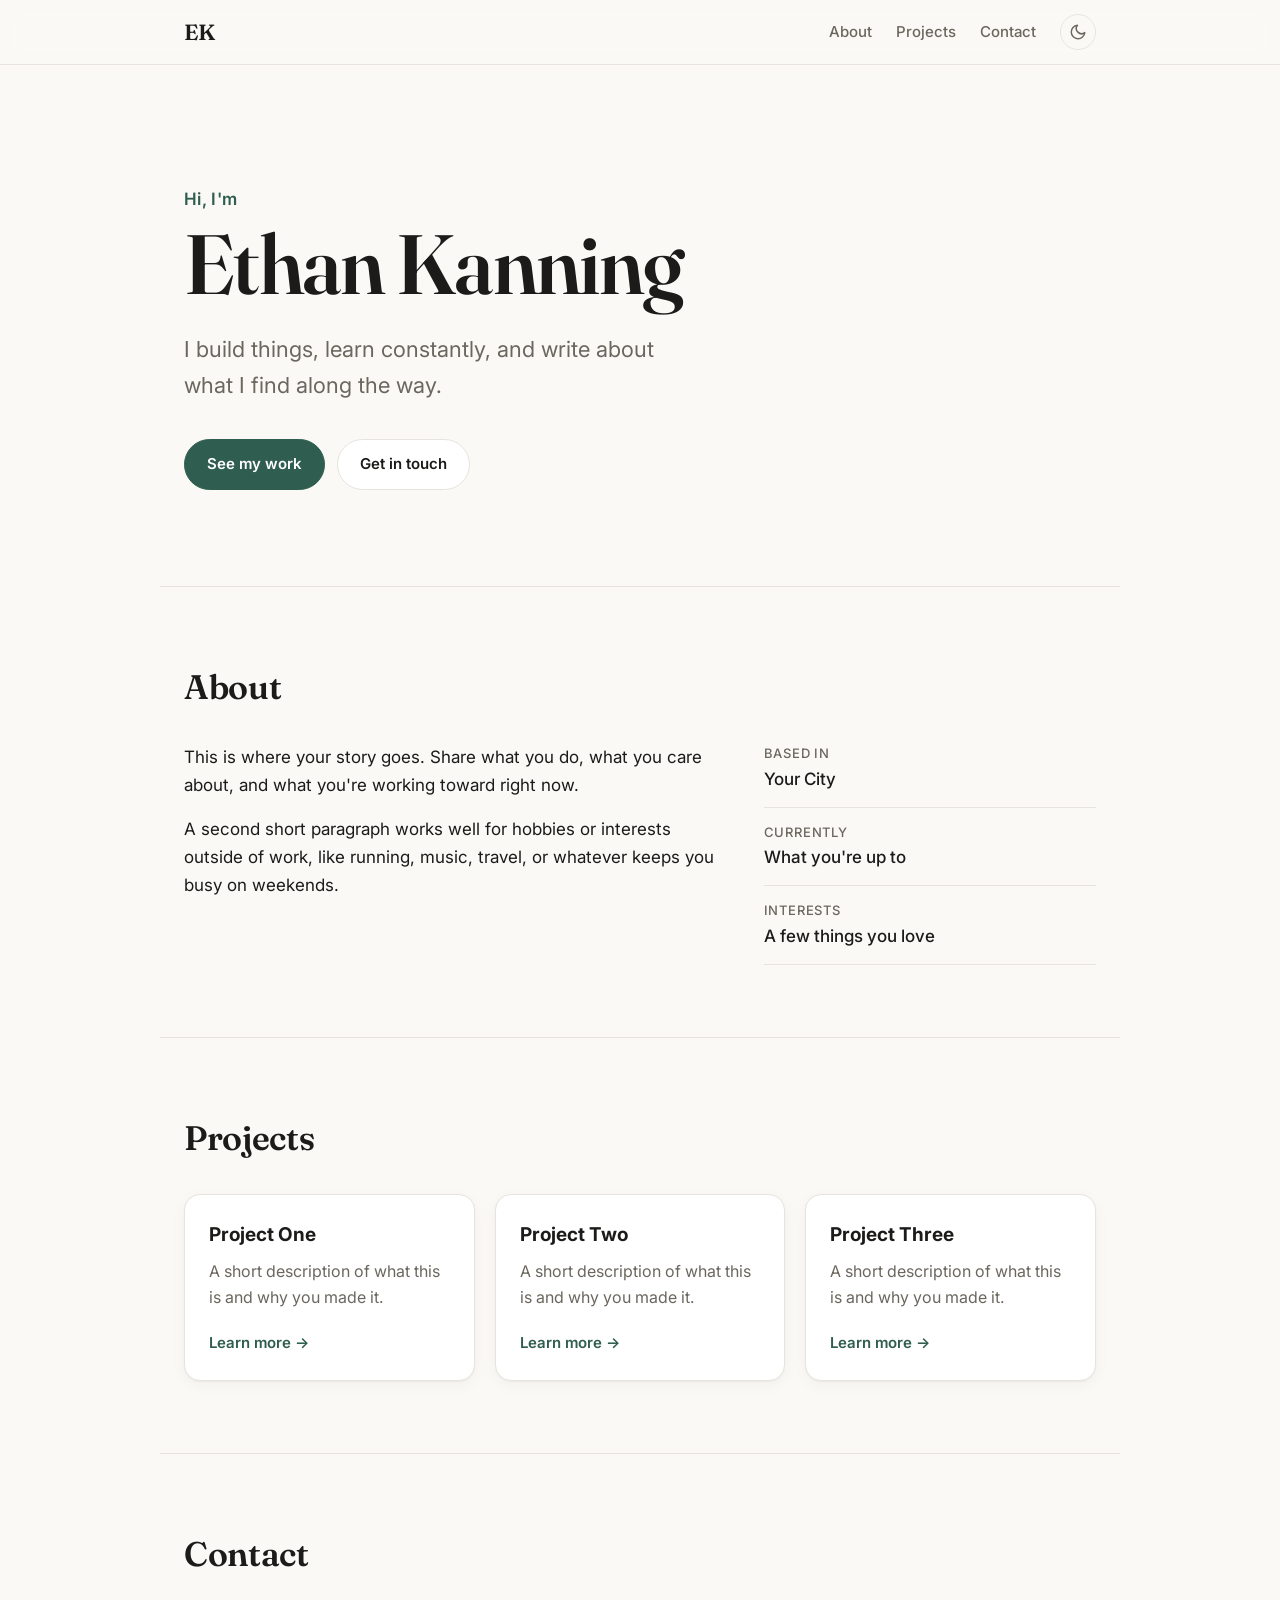
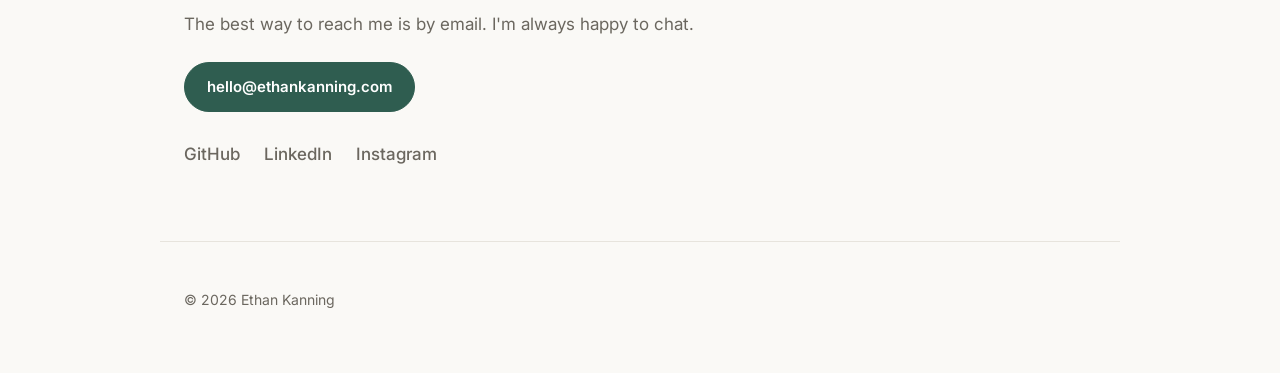
<file: index.html>
<!doctype html>
<html lang="en">
<head>
  <meta charset="utf-8">
  <meta name="viewport" content="width=device-width, initial-scale=1">
  <title>Ethan Kanning</title>
  <meta name="description" content="Personal website of Ethan Kanning.">
  <meta property="og:title" content="Ethan Kanning">
  <meta property="og:description" content="Personal website of Ethan Kanning.">
  <meta property="og:url" content="https://ethankanning.com">
  <link rel="canonical" href="https://ethankanning.com/">
  <link rel="icon" href="favicon.svg" type="image/svg+xml">
  <link rel="preconnect" href="https://fonts.googleapis.com">
  <link rel="preconnect" href="https://fonts.gstatic.com" crossorigin>
  <link href="https://fonts.googleapis.com/css2?family=Inter:wght@400;500;600;700&family=Fraunces:opsz,wght@9..144,500;9..144,600&display=swap" rel="stylesheet">
  <link rel="stylesheet" href="styles.css">
</head>
<body>
  <header class="nav">
    <div class="wrap nav-inner">
      <a class="logo" href="#top">EK</a>
      <nav>
        <a href="#about">About</a>
        <a href="#projects">Projects</a>
        <a href="#contact">Contact</a>
        <button id="theme-toggle" class="theme-toggle" aria-label="Toggle dark mode">
          <svg class="icon-sun" viewBox="0 0 24 24" width="18" height="18" fill="none" stroke="currentColor" stroke-width="2" stroke-linecap="round"><circle cx="12" cy="12" r="4"/><path d="M12 2v2M12 20v2M4.9 4.9l1.4 1.4M17.7 17.7l1.4 1.4M2 12h2M20 12h2M4.9 19.1l1.4-1.4M17.7 6.3l1.4-1.4"/></svg>
          <svg class="icon-moon" viewBox="0 0 24 24" width="18" height="18" fill="none" stroke="currentColor" stroke-width="2" stroke-linecap="round" stroke-linejoin="round"><path d="M21 12.8A9 9 0 1 1 11.2 3a7 7 0 0 0 9.8 9.8z"/></svg>
        </button>
      </nav>
    </div>
  </header>

  <main id="top">
    <section class="hero wrap">
      <p class="eyebrow">Hi, I'm</p>
      <h1>Ethan Kanning</h1>
      <!-- EDIT: one sentence about who you are -->
      <p class="lede">I build things, learn constantly, and write about what I find along the way.</p>
      <div class="cta">
        <a class="btn primary" href="#projects">See my work</a>
        <a class="btn" href="#contact">Get in touch</a>
      </div>
    </section>

    <section id="about" class="wrap section">
      <h2>About</h2>
      <div class="about-grid">
        <div class="prose">
          <!-- EDIT: replace with your own story -->
          <p>This is where your story goes. Share what you do, what you care about, and what you're working toward right now.</p>
          <p>A second short paragraph works well for hobbies or interests outside of work, like running, music, travel, or whatever keeps you busy on weekends.</p>
        </div>
        <ul class="facts">
          <!-- EDIT: quick facts -->
          <li><span>Based in</span>Your City</li>
          <li><span>Currently</span>What you're up to</li>
          <li><span>Interests</span>A few things you love</li>
        </ul>
      </div>
    </section>

    <section id="projects" class="wrap section">
      <h2>Projects</h2>
      <div class="cards">
        <!-- EDIT: one <article> per project; delete or duplicate as needed -->
        <article class="card">
          <h3>Project One</h3>
          <p>A short description of what this is and why you made it.</p>
          <a href="#" class="link">Learn more →</a>
        </article>
        <article class="card">
          <h3>Project Two</h3>
          <p>A short description of what this is and why you made it.</p>
          <a href="#" class="link">Learn more →</a>
        </article>
        <article class="card">
          <h3>Project Three</h3>
          <p>A short description of what this is and why you made it.</p>
          <a href="#" class="link">Learn more →</a>
        </article>
      </div>
    </section>

    <section id="contact" class="wrap section contact">
      <h2>Contact</h2>
      <p>The best way to reach me is by email. I'm always happy to chat.</p>
      <!-- EDIT: set your email address (e.g. hello@ethankanning.com) -->
      <a class="btn primary" href="mailto:hello@ethankanning.com">hello@ethankanning.com</a>
      <ul class="socials">
        <!-- EDIT: add or remove links -->
        <li><a href="#" aria-label="GitHub">GitHub</a></li>
        <li><a href="#" aria-label="LinkedIn">LinkedIn</a></li>
        <li><a href="#" aria-label="Instagram">Instagram</a></li>
      </ul>
    </section>
  </main>

  <footer class="wrap footer">
    <p>© <span id="year"></span> Ethan Kanning</p>
  </footer>

  <script>
    document.getElementById('year').textContent = new Date().getFullYear();
    (function () {
      var root = document.documentElement, key = 'theme';
      try { var saved = localStorage.getItem(key); if (saved) root.setAttribute('data-theme', saved); } catch (e) {}
      document.getElementById('theme-toggle').addEventListener('click', function () {
        var dark = root.getAttribute('data-theme') === 'dark' ||
          (!root.getAttribute('data-theme') && matchMedia('(prefers-color-scheme: dark)').matches);
        var next = dark ? 'light' : 'dark';
        root.setAttribute('data-theme', next);
        try { localStorage.setItem(key, next); } catch (e) {}
      });
    })();
  </script>
</body>
</html>
</file>
<file: styles.css>
:root {
  --bg: #faf9f6;
  --surface: #ffffff;
  --text: #1c1b19;
  --muted: #6b675f;
  --border: #e7e4dd;
  --accent: #2f5d50;
  --accent-contrast: #ffffff;
  --shadow: 0 1px 2px rgba(0,0,0,.04), 0 4px 16px rgba(0,0,0,.04);
}
@media (prefers-color-scheme: dark) {
  :root:not([data-theme="light"]) {
    --bg: #141413; --surface: #1d1d1b; --text: #eeece7; --muted: #a19d94;
    --border: #2e2d2a; --accent: #7cc4ab; --accent-contrast: #10201b;
    --shadow: none;
  }
}
:root[data-theme="dark"] {
  --bg: #141413; --surface: #1d1d1b; --text: #eeece7; --muted: #a19d94;
  --border: #2e2d2a; --accent: #7cc4ab; --accent-contrast: #10201b;
  --shadow: none;
}

* { box-sizing: border-box; }
html { scroll-behavior: smooth; }
body {
  margin: 0;
  background: var(--bg);
  color: var(--text);
  font: 17px/1.65 Inter, system-ui, -apple-system, sans-serif;
  -webkit-font-smoothing: antialiased;
}
a { color: inherit; }
.wrap { max-width: 960px; margin: 0 auto; padding: 0 24px; }

/* Nav */
.nav {
  position: sticky; top: 0; z-index: 10;
  background: color-mix(in srgb, var(--bg) 85%, transparent);
  backdrop-filter: blur(10px);
  border-bottom: 1px solid var(--border);
}
.nav-inner { display: flex; align-items: center; justify-content: space-between; height: 64px; }
.logo { font-family: Fraunces, Georgia, serif; font-weight: 600; font-size: 22px; text-decoration: none; }
nav { display: flex; align-items: center; gap: 24px; }
nav a { text-decoration: none; color: var(--muted); font-size: 15px; font-weight: 500; }
nav a:hover { color: var(--text); }
.theme-toggle {
  background: none; border: 1px solid var(--border); color: var(--muted);
  width: 36px; height: 36px; border-radius: 50%; display: grid; place-items: center; cursor: pointer;
}
.theme-toggle:hover { color: var(--text); }
.icon-moon { display: block; } .icon-sun { display: none; }
:root[data-theme="dark"] .icon-moon { display: none; }
:root[data-theme="dark"] .icon-sun { display: block; }
@media (prefers-color-scheme: dark) {
  :root:not([data-theme="light"]) .icon-moon { display: none; }
  :root:not([data-theme="light"]) .icon-sun { display: block; }
}

/* Hero */
.hero { padding: 120px 24px 96px; }
.eyebrow { color: var(--accent); font-weight: 600; margin: 0 0 8px; letter-spacing: .02em; }
h1 {
  font-family: Fraunces, Georgia, serif; font-weight: 600;
  font-size: clamp(44px, 9vw, 84px); line-height: 1.02; letter-spacing: -.02em; margin: 0 0 24px;
}
.lede { font-size: clamp(19px, 2.4vw, 22px); color: var(--muted); max-width: 34ch; margin: 0 0 36px; }
.cta { display: flex; gap: 12px; flex-wrap: wrap; }
.btn {
  display: inline-block; padding: 12px 22px; border-radius: 999px; text-decoration: none;
  font-weight: 600; font-size: 15px; border: 1px solid var(--border); background: var(--surface);
  transition: transform .15s ease;
}
.btn:hover { transform: translateY(-1px); }
.btn.primary { background: var(--accent); color: var(--accent-contrast); border-color: var(--accent); }

/* Sections */
.section { padding: 72px 24px; border-top: 1px solid var(--border); }
h2 { font-family: Fraunces, Georgia, serif; font-weight: 600; font-size: 34px; margin: 0 0 28px; letter-spacing: -.01em; }
.about-grid { display: grid; grid-template-columns: 1.6fr 1fr; gap: 48px; }
.prose p { margin: 0 0 16px; }
.facts { list-style: none; margin: 0; padding: 0; }
.facts li { padding: 14px 0; border-bottom: 1px solid var(--border); font-weight: 500; }
.facts li:first-child { padding-top: 0; }
.facts span { display: block; color: var(--muted); font-size: 13px; font-weight: 500; text-transform: uppercase; letter-spacing: .06em; }

.cards { display: grid; grid-template-columns: repeat(3, 1fr); gap: 20px; }
.card {
  background: var(--surface); border: 1px solid var(--border); border-radius: 16px;
  padding: 24px; box-shadow: var(--shadow); display: flex; flex-direction: column;
  transition: transform .15s ease, border-color .15s ease;
}
.card:hover { transform: translateY(-2px); border-color: var(--accent); }
.card h3 { margin: 0 0 8px; font-size: 19px; }
.card p { margin: 0 0 20px; color: var(--muted); font-size: 16px; flex: 1; }
.link { color: var(--accent); font-weight: 600; text-decoration: none; font-size: 15px; }

.contact p { color: var(--muted); margin: 0 0 24px; }
.socials { list-style: none; padding: 0; margin: 28px 0 0; display: flex; gap: 24px; flex-wrap: wrap; }
.socials a { color: var(--muted); text-decoration: none; font-weight: 500; }
.socials a:hover { color: var(--accent); }

.footer { padding: 32px 24px 48px; color: var(--muted); font-size: 14px; border-top: 1px solid var(--border); }

@media (max-width: 760px) {
  .wrap { padding: 0 16px; }
  .hero { padding: 72px 16px 64px; }
  .section { padding: 56px 16px; }
  .footer { padding: 28px 16px 40px; }
  .about-grid, .cards { grid-template-columns: 1fr; gap: 24px; }
  nav { gap: 16px; }
  nav a { font-size: 14px; }
}
@media (max-width: 380px) { nav a[href="#about"] { display: none; } }
</file>
